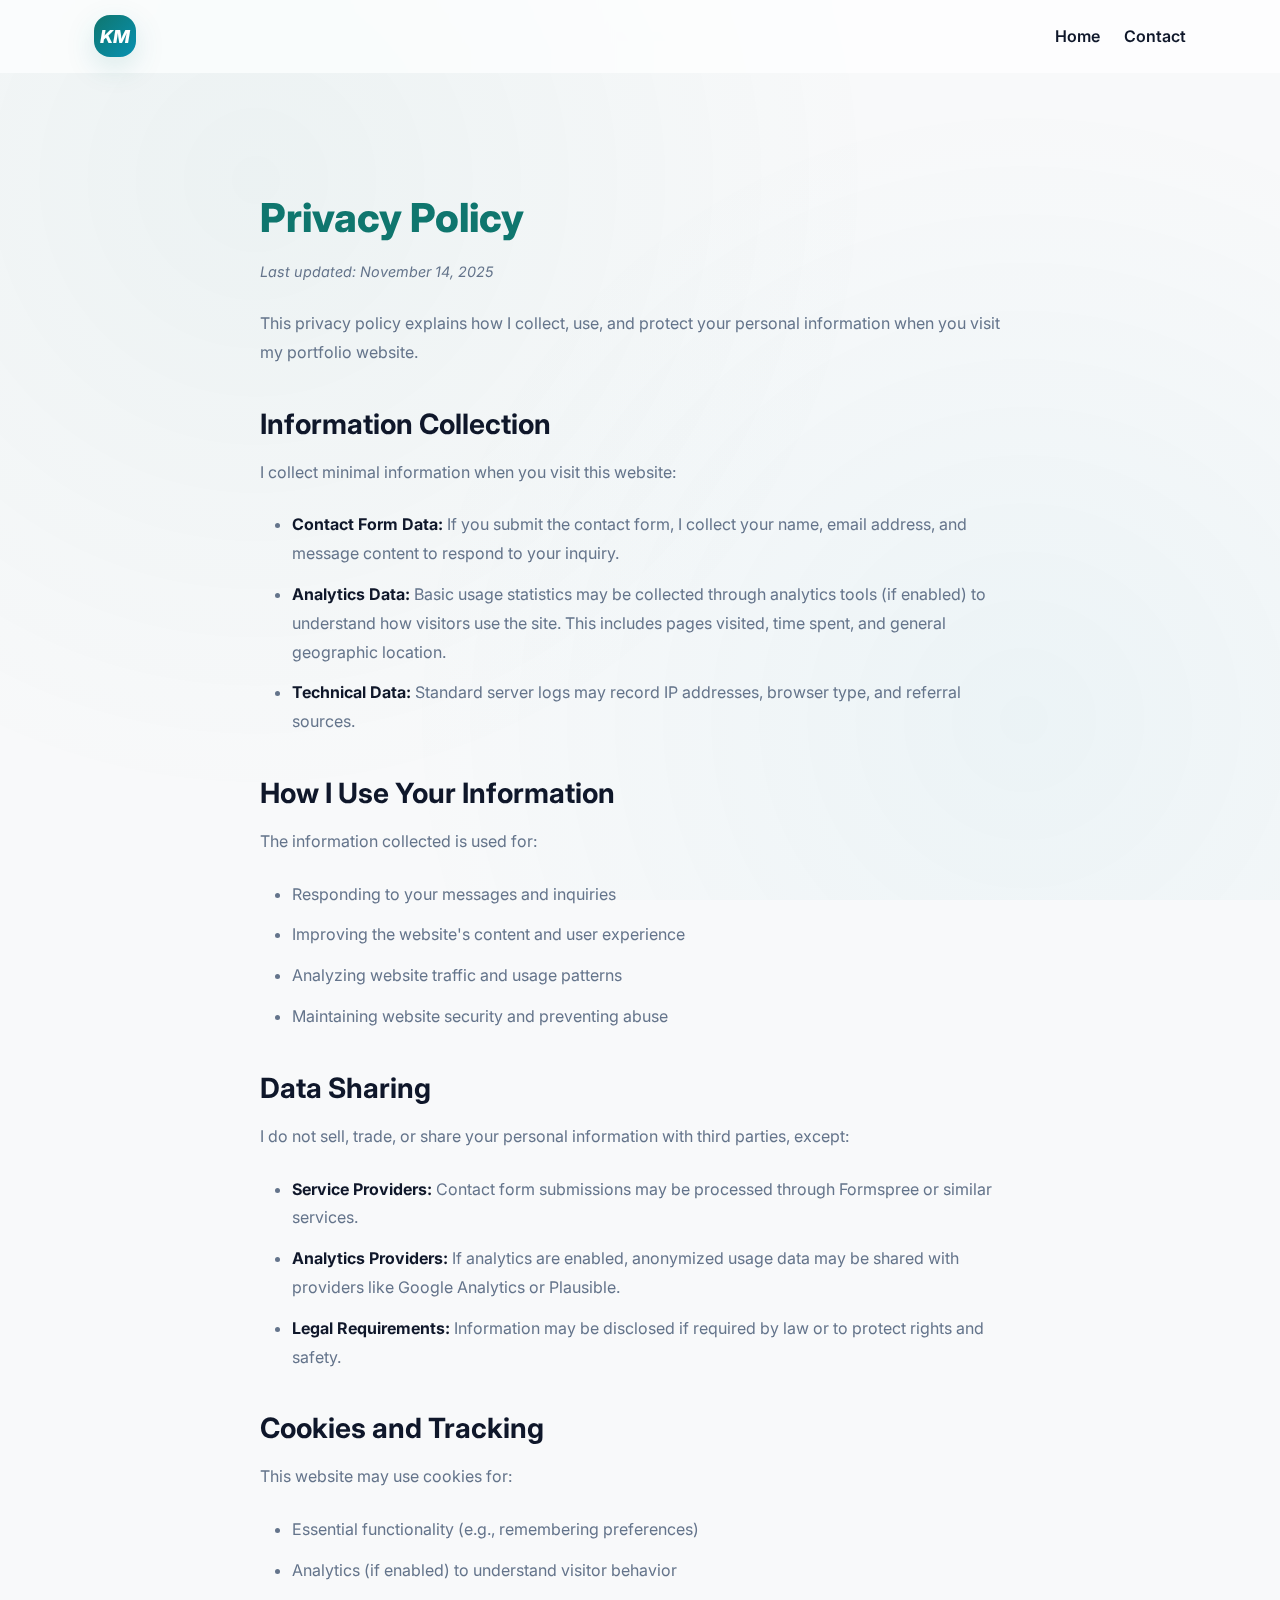
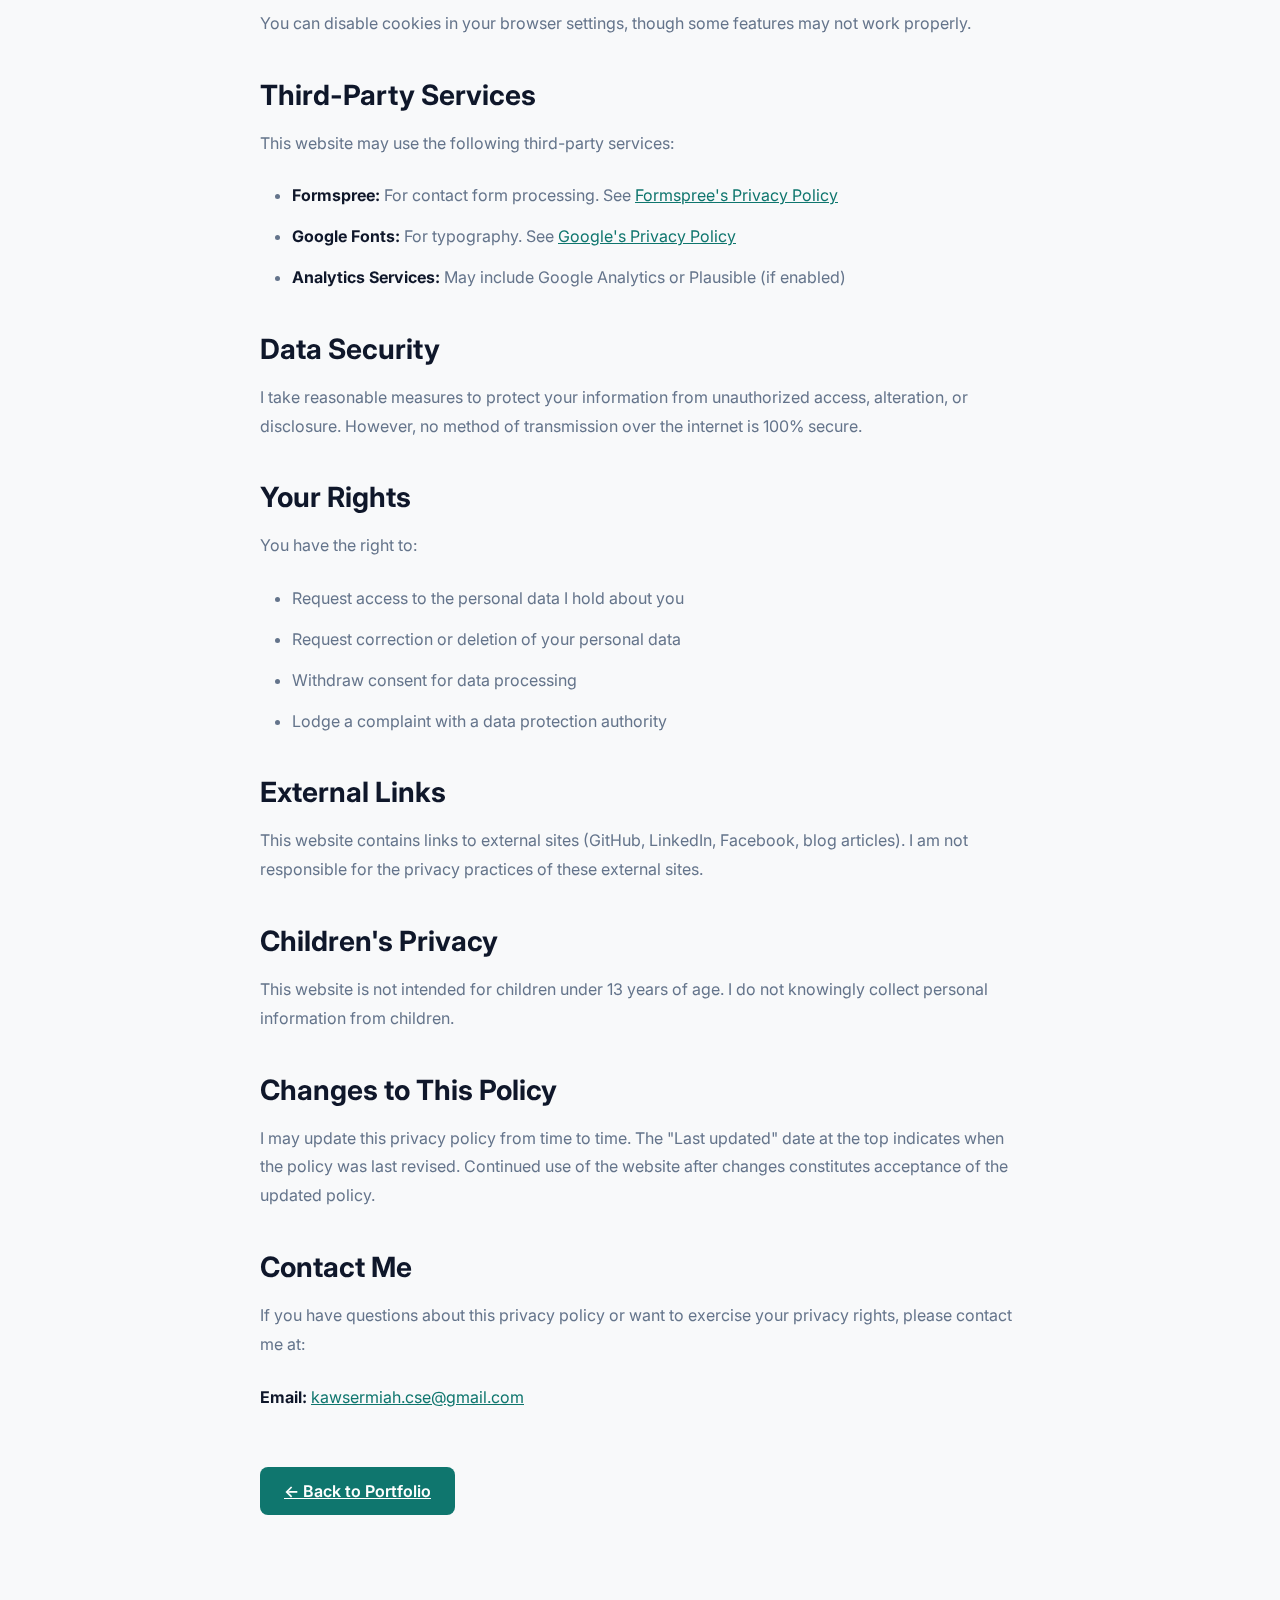
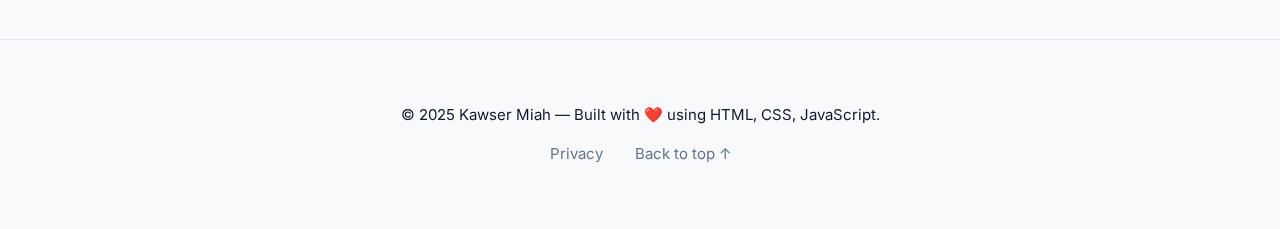
<file: privacy.html>
<!doctype html>
<html lang="en">
<head>
  <meta charset="utf-8" />
  <meta name="viewport" content="width=device-width, initial-scale=1.0">
  <title>Privacy Policy | Kawser Miah</title>
  <meta name="description" content="Privacy policy for Kawser Miah's portfolio website.">
  
  <!-- Favicon -->
  <link rel="icon" type="image/png" href="./assets/images/headshot.png">
  <link rel="apple-touch-icon" href="./assets/images/headshot.png">
  <link rel="canonical" href="https://kawser.me/privacy.html" />
  <meta name="theme-color" content="#0f766e" />

  <!-- Fonts: Inter (normal + italic) -->
  <link rel="preconnect" href="https://fonts.googleapis.com" />
  <link rel="preconnect" href="https://fonts.gstatic.com" crossorigin />
  <link href="https://fonts.googleapis.com/css2?family=Inter:ital,wght@0,400;0,600;0,700;0,800;1,400;1,600;1,700;1,800&display=swap" rel="stylesheet" />

  <link rel="stylesheet" href="./css/style.css" />
  <style>
    .privacy-content {
      max-width: 800px;
      margin: 0 auto;
      padding: 120px 20px 60px;
    }
    .privacy-content h1 {
      font-size: 2.5rem;
      margin-bottom: 1rem;
      color: #0f766e;
    }
    .privacy-content h2 {
      font-size: 1.75rem;
      margin-top: 2.5rem;
      margin-bottom: 1rem;
      color: #0f172a;
    }
    .privacy-content p {
      line-height: 1.8;
      margin-bottom: 1.5rem;
      color: #64748b;
    }
    .privacy-content ul {
      margin-bottom: 1.5rem;
      padding-left: 2rem;
      color: #64748b;
    }
    .privacy-content ul li {
      margin-bottom: 0.75rem;
      line-height: 1.8;
    }
    .privacy-content strong {
      color: #0f172a;
    }
    .privacy-content a {
      color: #0f766e;
      text-decoration: underline;
    }
    .privacy-content a:hover {
      color: #0d5f58;
    }
    .back-link {
      display: inline-block;
      margin-top: 2rem;
      padding: 0.75rem 1.5rem;
      background: #0f766e;
      color: #ffffff !important;
      text-decoration: none;
      border-radius: 8px;
      transition: all 0.2s ease;
      font-weight: 600;
    }
    .back-link:hover {
      background: #0d5f58;
      transform: translateX(-4px);
      color: #ffffff !important;
    }
    .last-updated {
      font-size: 0.9rem;
      color: #64748b;
      font-style: italic;
      margin-bottom: 2rem;
    }
  </style>
</head>

<body>
  <header id="header" class="site-header" role="banner">
    <div class="container header-inner">
      <a href="./index.html" class="logo" aria-label="Go to home">
        <span aria-hidden="true">KM</span>
      </a>
      <nav aria-label="Primary navigation">
        <ul id="navList" class="nav-list">
          <li><a href="./index.html#home" class="nav-link">Home</a></li>
          <li><a href="./index.html#contact" class="nav-link">Contact</a></li>
        </ul>
      </nav>
    </div>
  </header>

  <main class="privacy-content">
    <h1>Privacy Policy</h1>
    <p class="last-updated">Last updated: November 14, 2025</p>

    <p>This privacy policy explains how I collect, use, and protect your personal information when you visit my portfolio website.</p>

    <h2>Information Collection</h2>
    <p>I collect minimal information when you visit this website:</p>
    <ul>
      <li><strong>Contact Form Data:</strong> If you submit the contact form, I collect your name, email address, and message content to respond to your inquiry.</li>
      <li><strong>Analytics Data:</strong> Basic usage statistics may be collected through analytics tools (if enabled) to understand how visitors use the site. This includes pages visited, time spent, and general geographic location.</li>
      <li><strong>Technical Data:</strong> Standard server logs may record IP addresses, browser type, and referral sources.</li>
    </ul>

    <h2>How I Use Your Information</h2>
    <p>The information collected is used for:</p>
    <ul>
      <li>Responding to your messages and inquiries</li>
      <li>Improving the website's content and user experience</li>
      <li>Analyzing website traffic and usage patterns</li>
      <li>Maintaining website security and preventing abuse</li>
    </ul>

    <h2>Data Sharing</h2>
    <p>I do not sell, trade, or share your personal information with third parties, except:</p>
    <ul>
      <li><strong>Service Providers:</strong> Contact form submissions may be processed through Formspree or similar services.</li>
      <li><strong>Analytics Providers:</strong> If analytics are enabled, anonymized usage data may be shared with providers like Google Analytics or Plausible.</li>
      <li><strong>Legal Requirements:</strong> Information may be disclosed if required by law or to protect rights and safety.</li>
    </ul>

    <h2>Cookies and Tracking</h2>
    <p>This website may use cookies for:</p>
    <ul>
      <li>Essential functionality (e.g., remembering preferences)</li>
      <li>Analytics (if enabled) to understand visitor behavior</li>
    </ul>
    <p>You can disable cookies in your browser settings, though some features may not work properly.</p>

    <h2>Third-Party Services</h2>
    <p>This website may use the following third-party services:</p>
    <ul>
      <li><strong>Formspree:</strong> For contact form processing. See <a href="https://formspree.io/legal/privacy-policy/" target="_blank" rel="noopener noreferrer">Formspree's Privacy Policy</a></li>
      <li><strong>Google Fonts:</strong> For typography. See <a href="https://policies.google.com/privacy" target="_blank" rel="noopener noreferrer">Google's Privacy Policy</a></li>
      <li><strong>Analytics Services:</strong> May include Google Analytics or Plausible (if enabled)</li>
    </ul>

    <h2>Data Security</h2>
    <p>I take reasonable measures to protect your information from unauthorized access, alteration, or disclosure. However, no method of transmission over the internet is 100% secure.</p>

    <h2>Your Rights</h2>
    <p>You have the right to:</p>
    <ul>
      <li>Request access to the personal data I hold about you</li>
      <li>Request correction or deletion of your personal data</li>
      <li>Withdraw consent for data processing</li>
      <li>Lodge a complaint with a data protection authority</li>
    </ul>

    <h2>External Links</h2>
    <p>This website contains links to external sites (GitHub, LinkedIn, Facebook, blog articles). I am not responsible for the privacy practices of these external sites.</p>

    <h2>Children's Privacy</h2>
    <p>This website is not intended for children under 13 years of age. I do not knowingly collect personal information from children.</p>

    <h2>Changes to This Policy</h2>
    <p>I may update this privacy policy from time to time. The "Last updated" date at the top indicates when the policy was last revised. Continued use of the website after changes constitutes acceptance of the updated policy.</p>

    <h2>Contact Me</h2>
    <p>If you have questions about this privacy policy or want to exercise your privacy rights, please contact me at:</p>
    <p><strong>Email:</strong> <a href="mailto:kawsermiah.cse@gmail.com">kawsermiah.cse@gmail.com</a></p>

    <a href="./index.html" class="back-link">← Back to Portfolio</a>
  </main>

  <footer class="site-footer">
    <div class="container">
      <p>© 2025 Kawser Miah — Built with ❤️ using HTML, CSS, JavaScript.</p>
      <nav aria-label="Footer">
        <a href="./privacy.html" aria-label="Privacy policy">Privacy</a>
        <a href="./index.html#home" aria-label="Back to top">Back to top ↑</a>
      </nav>
    </div>
  </footer>
</body>
</html>
</file>
<file: css/style.css>
/*
  Kawser Ahmed Portfolio — Enhanced CSS
  Modern design system with improved performance, accessibility, and visual polish
*/

/* ==================== CSS LAYERS ==================== */
@layer reset, tokens, base, components, utilities;

/* ==================== DESIGN TOKENS ==================== */
@layer tokens {
  :root {
    /* Colors - Light Mode */
    --bg: #f8f9fa;
    --card: #ffffff;
    --accent: #0f766e;
    --accent-2: #0891b2;
    --accent-hover: #0d5f58;
    --text: #0f172a;
    --text-secondary: #475569;
    --muted: #64748b;
    --border: #e2e8f0;

    /* Shadows - Enhanced system */
    --shadow-sm: 0 1px 2px 0 rgb(0 0 0 / 0.05);
    --shadow: 0 4px 6px -1px rgb(0 0 0 / 0.1), 0 2px 4px -2px rgb(0 0 0 / 0.1);
    --shadow-md: 0 10px 15px -3px rgb(0 0 0 / 0.1), 0 4px 6px -4px rgb(0 0 0 / 0.1);
    --shadow-lg: 0 20px 25px -5px rgb(0 0 0 / 0.1), 0 8px 10px -6px rgb(0 0 0 / 0.1);
    --shadow-xl: 0 25px 50px -12px rgb(0 0 0 / 0.25);
    --shadow-accent: 0 10px 30px rgba(15, 118, 110, 0.15);

    /* Glass effects */
    --glass: rgba(255, 255, 255, 0.7);
    --glass-border: rgba(255, 255, 255, 0.18);

    /* Spacing system */
    --space-xs: 0.25rem;
    --space-sm: 0.5rem;
    --space-md: 1rem;
    --space-lg: 1.5rem;
    --space-xl: 2rem;
    --space-2xl: 3rem;
    --space-3xl: 4rem;

    /* Border radius */
    --radius-sm: 0.375rem;
    --radius: 0.75rem;
    --radius-lg: 1rem;
    --radius-xl: 1.5rem;
    --radius-full: 9999px;

    /* Transitions */
    --transition-fast: 150ms;
    --transition-base: 200ms;
    --transition-slow: 300ms;
    --ease-in-out: cubic-bezier(0.4, 0, 0.2, 1);
    --ease-out: cubic-bezier(0, 0, 0.2, 1);
    --ease-in: cubic-bezier(0.4, 0, 1, 1);
    --ease-bounce: cubic-bezier(0.68, -0.55, 0.265, 1.55);

    /* Typography */
    --font-sans: 'Inter', system-ui, -apple-system, 'Segoe UI', Roboto, Arial, sans-serif;
    --line-height-tight: 1.25;
    --line-height-normal: 1.5;
    --line-height-relaxed: 1.75;

    /* Z-index scale */
    --z-dropdown: 1000;
    --z-sticky: 1020;
    --z-fixed: 1030;
    --z-modal-backdrop: 1040;
    --z-modal: 1050;
    --z-tooltip: 1070;
  }

  /* Dark Mode */
  :root[data-theme="dark"] {
    --bg: #0b0f12;
    --card: #121820;
    --accent: #14b8a6;
    --accent-2: #06b6d4;
    --accent-hover: #0d9488;
    --text: #f1f5f9;
    --text-secondary: #cbd5e1;
    --muted: #94a3b8;
    --border: #1e293b;

    --shadow-sm: 0 1px 2px 0 rgb(0 0 0 / 0.5);
    --shadow: 0 4px 6px -1px rgb(0 0 0 / 0.5), 0 2px 4px -2px rgb(0 0 0 / 0.5);
    --shadow-md: 0 10px 15px -3px rgb(0 0 0 / 0.5), 0 4px 6px -4px rgb(0 0 0 / 0.5);
    --shadow-lg: 0 20px 25px -5px rgb(0 0 0 / 0.5), 0 8px 10px -6px rgb(0 0 0 / 0.5);
    --shadow-xl: 0 25px 50px -12px rgb(0 0 0 / 0.6);
    --shadow-accent: 0 10px 30px rgba(20, 184, 166, 0.25);

    --glass: rgba(18, 24, 32, 0.7);
    --glass-border: rgba(255, 255, 255, 0.1);
  }
}

/* ==================== BASE STYLES ==================== */
@layer base {

  /* Reset & Smooth Transitions */
  *,
  *::before,
  *::after {
    box-sizing: border-box;
    margin: 0;
    padding: 0;
  }

  html {
    scroll-behavior: smooth;
    -webkit-font-smoothing: antialiased;
    -moz-osx-font-smoothing: grayscale;
  }

  @media (prefers-reduced-motion: reduce) {
    html {
      scroll-behavior: auto;
    }

    *,
    *::before,
    *::after {
      animation-duration: 0.01ms !important;
      animation-iteration-count: 1 !important;
      transition-duration: 0.01ms !important;
    }
  }

  body {
    margin: 0;
    font-family: var(--font-sans);
    font-size: 1rem;
    line-height: var(--line-height-normal);
    color: var(--text);
    background: var(--bg);
    position: relative;
    transition: background-color var(--transition-slow) var(--ease-in-out),
      color var(--transition-slow) var(--ease-in-out);
  }

  /* Improved background gradients */
  body::before {
    content: '';
    position: fixed;
    top: 0;
    left: 0;
    right: 0;
    bottom: 0;
    background:
      radial-gradient(circle at 20% 20%, rgba(15, 118, 110, 0.05) 0%, transparent 50%),
      radial-gradient(circle at 80% 80%, rgba(8, 145, 178, 0.05) 0%, transparent 50%);
    pointer-events: none;
    z-index: 0;
  }

  :root[data-theme="dark"] body::before {
    background:
      radial-gradient(circle at 20% 20%, rgba(20, 184, 166, 0.08) 0%, transparent 50%),
      radial-gradient(circle at 80% 80%, rgba(6, 182, 212, 0.08) 0%, transparent 50%);
  }

  /* All content above background */
  body>* {
    position: relative;
    z-index: 1;
  }

  img {
    max-width: 100%;
    height: auto;
    display: block;
  }

  /* Typography */
  h1,
  h2,
  h3,
  h4,
  h5,
  h6 {
    line-height: var(--line-height-tight);
    margin: 0 0 var(--space-md);
    font-weight: 700;
  }

  h1 {
    font-size: clamp(2rem, 5vw, 2.5rem);
    font-weight: 800;
  }

  h2 {
    font-size: clamp(1.5rem, 4vw, 1.875rem);
  }

  h3 {
    font-size: clamp(1.25rem, 3vw, 1.5rem);
  }

  p {
    margin: 0 0 var(--space-md);
    color: var(--text);
  }

  a {
    color: var(--accent);
    text-decoration: none;
    transition: color var(--transition-base) var(--ease-in-out);
  }

  a:hover {
    color: var(--accent-hover);
  }
}

/* ==================== COMPONENTS ==================== */
@layer components {

  /* Container */
  .container {
    max-width: 1140px;
    margin: 0 auto;
    padding: 0 var(--space-lg);
  }

  .section {
    padding: clamp(3rem, 10vw, 5rem) 0;
  }

  /* Accessibility */
  .sr-only {
    position: absolute;
    width: 1px;
    height: 1px;
    padding: 0;
    margin: -1px;
    overflow: hidden;
    clip: rect(0, 0, 0, 0);
    white-space: nowrap;
    border-width: 0;
  }

  .skip-link {
    position: absolute;
    left: -9999px;
    top: var(--space-md);
    padding: var(--space-sm) var(--space-md);
    background: var(--accent);
    color: white;
    border-radius: var(--radius);
    z-index: var(--z-tooltip);
    font-weight: 600;
  }

  .skip-link:focus {
    left: var(--space-md);
  }

  :focus-visible {
    outline: 3px solid var(--accent-2);
    outline-offset: 2px;
    border-radius: var(--radius-sm);
  }

  /* Header - Enhanced sticky behavior */
  .site-header {
    position: sticky;
    top: 0;
    z-index: var(--z-sticky);
    background: var(--glass);
    backdrop-filter: saturate(180%) blur(12px);
    border-bottom: 1px solid transparent;
    transition:
      box-shadow var(--transition-slow) var(--ease-in-out),
      border-color var(--transition-slow) var(--ease-in-out),
      background-color var(--transition-slow) var(--ease-in-out);
  }

  .site-header.is-sticky {
    box-shadow: var(--shadow-md);
    border-bottom-color: var(--border);
  }

  .header-inner {
    display: flex;
    align-items: center;
    justify-content: space-between;
    height: 72px;
    gap: var(--space-md);
  }

  /* Logo - Enhanced with gradient */
  .logo {
    display: inline-flex;
    place-items: center;
    justify-content: center;
    width: 42px;
    height: 42px;
    border-radius: var(--radius-lg);
    background: linear-gradient(135deg, var(--accent) 0%, var(--accent-2) 100%);
    color: white;
    font-weight: 800;
    font-size: 1.125rem;
    letter-spacing: 0.5px;
    font-style: italic;
    text-decoration: none;
    transition: transform var(--transition-base) var(--ease-bounce);
    box-shadow: var(--shadow-accent);
  }

  .logo:hover {
    transform: scale(1.05) rotate(-5deg);
  }

  /* Navigation */
  .nav {
    position: relative;
  }

  .nav-list {
    list-style: none;
    display: none;
    gap: var(--space-lg);
    margin: 0;
    padding: 0;
  }

  @media (min-width: 768px) {
    .nav-list {
      display: flex;
    }
  }

  .nav-link {
    position: relative;
    color: var(--text);
    text-decoration: none;
    font-weight: 600;
    padding: var(--space-xs) 0;
    transition: color var(--transition-base) var(--ease-in-out);
  }

  .nav-link::after {
    content: "";
    position: absolute;
    left: 0;
    bottom: -4px;
    height: 2px;
    width: 100%;
    background: linear-gradient(90deg, var(--accent), var(--accent-2));
    transform: scaleX(0);
    transform-origin: left;
    transition: transform var(--transition-slow) var(--ease-out);
    border-radius: var(--radius-full);
  }

  .nav-link:hover,
  .nav-link.active,
  .nav-link[aria-current="true"] {
    color: var(--accent);
  }

  .nav-link:hover::after,
  .nav-link.active::after,
  .nav-link[aria-current="true"]::after {
    transform: scaleX(1);
  }

  /* Mobile Navigation */
  .nav-toggle {
    display: inline-flex;
    flex-direction: column;
    gap: 5px;
    background: transparent;
    border: 0;
    cursor: pointer;
    padding: var(--space-sm);
    border-radius: var(--radius);
    transition: background-color var(--transition-base) var(--ease-in-out);
  }

  .nav-toggle:hover {
    background: color-mix(in srgb, var(--accent) 10%, transparent);
  }

  .nav-toggle-bar {
    width: 24px;
    height: 2px;
    background: var(--text);
    border-radius: var(--radius-full);
    display: block;
    transition: transform var(--transition-base) var(--ease-in-out),
      opacity var(--transition-base) var(--ease-in-out);
  }

  @media (min-width: 768px) {
    .nav-toggle {
      display: none;
    }
  }

  .nav.is-open .nav-list {
    display: flex;
    flex-direction: column;
    position: absolute;
    top: calc(100% + var(--space-md));
    right: 0;
    background: var(--card);
    padding: var(--space-md);
    border-radius: var(--radius-lg);
    box-shadow: var(--shadow-xl);
    gap: var(--space-sm);
    min-width: 200px;
    border: 1px solid var(--border);
  }

  /* Download CV Button Animation on Mobile Menu Open */
  @media (max-width: 767px) {
    .download-btn {
      transition: all 0.3s ease;
      white-space: nowrap;
    }

    .nav.is-open ~ .download-btn span {
      display: none;
    }

    .nav.is-open ~ .download-btn::after {
      content: "CV";
      font-size: 16px;
      font-weight: 600;
      display: inline-block;
    }

    .nav.is-open ~ .download-btn {
      padding: 12px 20px;
      min-width: 60px;
    }
  }

  /* Theme Toggle - Enhanced */
  .theme-toggle {
    display: inline-flex;
    align-items: center;
    justify-content: center;
    width: 44px;
    height: 44px;
    border: 0;
    border-radius: var(--radius-full);
    background: var(--card);
    cursor: pointer;
    font-size: 1.25rem;
    transition:
      background-color var(--transition-base) var(--ease-in-out),
      transform var(--transition-base) var(--ease-bounce),
      box-shadow var(--transition-base) var(--ease-in-out);
    box-shadow: var(--shadow);
  }

  .theme-toggle:hover {
    transform: scale(1.1) rotate(15deg);
    background: color-mix(in srgb, var(--card) 90%, var(--accent));
    box-shadow: var(--shadow-md);
  }

  .theme-toggle:active {
    transform: scale(0.95);
  }

  /* Buttons - Enhanced with better states */
  .btn {
    display: inline-flex;
    align-items: center;
    justify-content: center;
    gap: var(--space-sm);
    padding: var(--space-md) var(--space-xl);
    border-radius: var(--radius-lg);
    text-decoration: none;
    cursor: pointer;
    font-weight: 600;
    font-size: 1rem;
    border: 0;
    transition:
      transform var(--transition-base) var(--ease-out),
      box-shadow var(--transition-base) var(--ease-out),
      background-color var(--transition-base) var(--ease-in-out);
    position: relative;
    overflow: hidden;
  }

  .btn::before {
    content: '';
    position: absolute;
    top: 50%;
    left: 50%;
    width: 0;
    height: 0;
    border-radius: var(--radius-full);
    background: rgba(255, 255, 255, 0.3);
    transform: translate(-50%, -50%);
    transition: width var(--transition-slow) var(--ease-out),
      height var(--transition-slow) var(--ease-out);
  }

  .btn:hover::before {
    width: 300px;
    height: 300px;
  }

  .btn:hover {
    transform: translateY(-2px);
  }

  .btn:active {
    transform: translateY(0);
  }

  .btn-primary {
    background: linear-gradient(135deg, var(--accent) 0%, var(--accent-2) 100%);
    color: white;
    box-shadow: var(--shadow-accent);
  }

  .btn-primary:hover {
    box-shadow: var(--shadow-lg), var(--shadow-accent);
  }

  .btn-secondary {
    background: transparent;
    color: var(--accent);
    border: 2px solid var(--accent);
  }

  .btn-secondary:hover {
    background: color-mix(in srgb, var(--accent) 10%, transparent);
  }

  /* Social Links - Universal */
  .social-list {
    display: flex;
    gap: var(--space-md);
    list-style: none;
    padding: 0;
    margin: var(--space-lg) 0 0;
    align-items: center;
  }

  .social-list a {
    display: inline-flex;
    align-items: center;
    justify-content: center;
    width: 44px;
    height: 44px;
    color: var(--muted);
    background: var(--card);
    border-radius: var(--radius-full);
    transition:
      color var(--transition-base) var(--ease-in-out),
      transform var(--transition-base) var(--ease-bounce),
      background-color var(--transition-base) var(--ease-in-out),
      box-shadow var(--transition-base) var(--ease-in-out);
    text-decoration: none;
    box-shadow: var(--shadow-sm);
  }

  .social-list a:hover,
  .social-list a:focus-visible {
    color: var(--accent);
    background: color-mix(in srgb, var(--accent) 10%, var(--card));
    transform: translateY(-4px) scale(1.05);
    box-shadow: var(--shadow-md);
  }

  .social-list svg {
    width: 22px;
    height: 22px;
    flex-shrink: 0;
  }

  /* Hero Section - Enhanced */
  .hero {
    padding: clamp(4rem, 12vw, 8rem) 0;
  }

  .hero-inner {
    display: grid;
    gap: var(--space-3xl);
    align-items: center;
  }

  @media (min-width: 900px) {
    .hero-inner {
      grid-template-columns: 1.2fr 0.8fr;
    }
  }

  .hero-title {
    letter-spacing: -0.02em;
    margin-bottom: var(--space-sm);
    background: linear-gradient(135deg, var(--text) 0%, var(--accent) 100%);
    -webkit-background-clip: text;
    -webkit-text-fill-color: transparent;
    background-clip: text;
  }

  .hero-highlight {
    color: var(--accent);
    font-weight: 600;
    font-size: 1.05rem;
    margin-bottom: var(--space-xs);
    display: flex;
    align-items: center;
    gap: var(--space-sm);
    flex-wrap: wrap;
  }

  .hero-role {
    color: var(--text-secondary);
    font-weight: 600;
    font-size: 1.125rem;
    margin-bottom: var(--space-md);
  }

  .hero-tagline {
    font-size: 1.125rem;
    color: var(--text-secondary);
    line-height: var(--line-height-relaxed);
    min-height: 48px;
  }

  .hero-ctas {
    display: flex;
    gap: var(--space-md);
    margin: var(--space-xl) 0 0;
    flex-wrap: wrap;
  }

  .hero-visual {
    position: relative;
    display: inline-block;
    border-radius: var(--radius-full);
    overflow: hidden;
  }

  .hero-visual::before {
    content: '';
    position: absolute;
    inset: -4px;
    background: linear-gradient(135deg, var(--accent), var(--accent-2));
    border-radius: var(--radius-full);
    z-index: -1;
    opacity: 0.5;
    filter: blur(20px);
    transition: opacity var(--transition-slow) var(--ease-in-out);
  }

  .hero-visual:hover::before {
    opacity: 0.8;
  }

  .hero-visual img {
    border-radius: var(--radius-full);
    box-shadow: var(--shadow-xl);
    transition:
      transform var(--transition-slow) var(--ease-out),
      filter var(--transition-slow) var(--ease-in-out);
    cursor: zoom-in;
  }

  .hero-visual img:hover {
    transform: scale(1.05);
  }

  .hero-visual.is-zoomed img {
    transform: scale(1.15);
    cursor: zoom-out;
  }

  /* Badge Animations */
  .hackathon-badge-icon svg {
    animation: hackathonPulse 1.8s ease-in-out infinite;
    filter: drop-shadow(0 0 6px currentColor);
  }

  @keyframes hackathonPulse {

    0%,
    100% {
      transform: scale(1) translateY(0);
      filter: drop-shadow(0 0 6px currentColor);
    }

    50% {
      transform: scale(1.1) translateY(-2px);
      filter: drop-shadow(0 0 14px currentColor);
    }
  }

  .award-badge-icon svg {
    animation: awardGlow 2s ease-in-out infinite;
    filter: drop-shadow(0 0 8px currentColor);
  }

  @keyframes awardGlow {

    0%,
    100% {
      transform: scale(1);
      filter: drop-shadow(0 0 8px currentColor);
    }

    50% {
      transform: scale(1.08);
      filter: drop-shadow(0 0 16px currentColor);
    }
  }

  /* About Section */
  .about-grid {
    display: grid;
    gap: var(--space-3xl);
    align-items: center;
  }

  @media (min-width: 900px) {
    .about-grid {
      grid-template-columns: 0.9fr 1.1fr;
    }
  }

  .about-photo img {
    border-radius: var(--radius-full);
    box-shadow: var(--shadow-xl);
  }

  .about-edu {
    color: var(--muted);
    font-weight: 600;
  }

  .about-facts {
    list-style: disc;
    margin: var(--space-md) 0 0 var(--space-xl);
    color: var(--muted);
  }

  .about-facts li {
    margin-bottom: var(--space-sm);
  }

  /* Skills - Enhanced Grid */
  .skills-grid {
    display: grid;
    grid-template-columns: repeat(4, 1fr);
    gap: var(--space-md);
    padding: 0;
    list-style: none;
  }
  
  @media (max-width: 768px) {
    .skills-grid {
      grid-template-columns: repeat(2, 1fr);
    }
  }
  
  @media (max-width: 480px) {
    .skills-grid {
      grid-template-columns: repeat(1, 1fr);
    }
  }

  .skill-badge {
    background: var(--card);
    border-radius: var(--radius-lg);
    padding: var(--space-lg) var(--space-md);
    box-shadow: var(--shadow);
    font-weight: 600;
    display: flex;
    align-items: center;
    justify-content: center;
    gap: var(--space-sm);
    text-align: center;
    transform: translateY(20px);
    opacity: 0;
    transition:
      transform var(--transition-slow) var(--ease-out),
      opacity var(--transition-slow) var(--ease-out),
      box-shadow var(--transition-base) var(--ease-in-out);
    border: 1px solid var(--border);
  }

  .skill-badge:hover {
    transform: translateY(-4px) scale(1.05);
    box-shadow: var(--shadow-lg);
    border-color: var(--accent);
  }

  .skill-badge.is-visible {
    transform: translateY(0);
    opacity: 1;
  }

  /* Projects - Enhanced Cards */
  .projects-grid {
    display: grid;
    grid-template-columns: repeat(auto-fill, minmax(300px, 1fr));
    gap: var(--space-xl);
    align-items: start;
  }

  .project-card {
    background: var(--card);
    border-radius: var(--radius-xl);
    overflow: hidden;
    box-shadow: var(--shadow);
    transition:
      transform var(--transition-slow) var(--ease-out),
      box-shadow var(--transition-slow) var(--ease-out);
    cursor: pointer;
    display: flex;
    flex-direction: column;
    height: 100%;
    border: 1px solid var(--border);
  }

  .project-card:hover {
    transform: translateY(-8px);
    box-shadow: var(--shadow-xl);
  }

  .project-media {
    aspect-ratio: 16/9;
    background: linear-gradient(135deg, #f0f9ff 0%, #e0f2fe 100%);
    overflow: hidden;
    position: relative;
  }

  :root[data-theme="dark"] .project-media {
    background: linear-gradient(135deg, #082f49 0%, #0c4a6e 100%);
  }

  .project-media img {
    width: 100%;
    height: 100%;
    object-fit: cover;
    display: block;
    transition: transform var(--transition-slow) var(--ease-out);
  }

  .project-card:hover .project-media img {
    transform: scale(1.05);
  }

  .project-body {
    padding: var(--space-xl);
    display: flex;
    flex-direction: column;
    gap: var(--space-md);
    flex: 1;
  }

  .project-title {
    font-size: 1.125rem;
    margin: 0;
    color: var(--text);
  }

  .project-summary {
    color: var(--muted);
    margin: 0;
    line-height: var(--line-height-relaxed);
    flex: 1;
  }

  .project-tags {
    display: flex;
    flex-wrap: wrap;
    gap: var(--space-xs) var(--space-sm);
    align-items: center;
  }

  .tag {
    display: inline-flex;
    align-items: center;
    gap: var(--space-xs);
    background: color-mix(in srgb, var(--accent-2) 15%, transparent);
    color: var(--accent-2);
    border-radius: var(--radius-full);
    padding: 0.375rem 0.75rem;
    font-size: 0.8125rem;
    font-weight: 600;
    line-height: 1;
    white-space: nowrap;
    transition:
      transform var(--transition-base) var(--ease-out),
      background-color var(--transition-base) var(--ease-in-out);
  }

  :root[data-theme="dark"] .tag {
    background: color-mix(in srgb, var(--accent) 20%, transparent);
    color: var(--accent);
  }

  .tag:hover {
    transform: translateY(-2px);
    background: color-mix(in srgb, var(--accent-2) 25%, transparent);
  }

  .project-actions {
    display: flex;
    gap: var(--space-sm);
    margin-top: var(--space-md);
  }

  /* Education */
  .education-list {
    list-style: none;
    padding: 0;
    margin: 0;
    display: grid;
    gap: var(--space-lg);
  }

  .education-card {
    background: var(--card);
    border-radius: var(--radius-lg);
    box-shadow: var(--shadow);
    padding: var(--space-xl);
    display: flex;
    gap: var(--space-lg);
    align-items: flex-start;
    transition:
      transform var(--transition-base) var(--ease-out),
      box-shadow var(--transition-base) var(--ease-out);
    border: 1px solid var(--border);
  }

  .education-card:hover {
    transform: translateY(-4px);
    box-shadow: var(--shadow-lg);
  }

  .education-icon {
    flex-shrink: 0;
    color: var(--accent);
    opacity: 0.85;
  }

  .education-content {
    flex: 1;
    display: grid;
    gap: var(--space-sm);
  }

  .education-degree {
    margin: 0;
    font-size: 1.125rem;
    font-weight: 700;
  }

  .education-school {
    margin: 0;
    color: var(--muted);
    font-weight: 600;
  }

  .education-date {
    margin: 0;
    color: var(--accent);
    font-size: 0.9375rem;
    font-weight: 600;
  }

  .education-notes {
    margin: 0;
    color: var(--muted);
    line-height: var(--line-height-relaxed);
  }

  .experience-details {
    margin: var(--space-md) 0 0 0;
    padding-left: var(--space-xl);
    list-style: disc;
    color: var(--text);
  }

  .experience-details li {
    margin-bottom: var(--space-sm);
    line-height: var(--line-height-relaxed);
  }

  /* Modal - Enhanced */
  .modal {
    position: fixed;
    inset: 0;
    z-index: var(--z-modal);
    overflow-y: auto;
    display: flex;
    align-items: center;
    justify-content: center;
    padding: var(--space-xl);
  }

  .modal.hidden {
    display: none;
  }

  .hidden {
    display: none !important;
  }

  .modal-overlay {
    position: fixed;
    inset: 0;
    background: rgba(0, 0, 0, 0.6);
    backdrop-filter: blur(4px);
    opacity: 0;
    transition: opacity var(--transition-slow) var(--ease-in-out);
    z-index: var(--z-modal-backdrop);
  }

  .modal.open .modal-overlay {
    opacity: 1;
  }

  .modal-content {
    position: relative;
    background: var(--card);
    width: 100%;
    max-width: 900px;
    max-height: calc(100vh - 120px);
    overflow-y: auto;
    border-radius: var(--radius-xl);
    box-shadow: var(--shadow-xl);
    transform: scale(0.95) translateY(20px);
    opacity: 0;
    transition:
      transform var(--transition-slow) var(--ease-out),
      opacity var(--transition-slow) var(--ease-out);
    z-index: var(--z-modal);
    border: 1px solid var(--border);
  }

  .modal.open .modal-content {
    transform: scale(1) translateY(0);
    opacity: 1;
  }

  .modal-body {
    padding: var(--space-2xl);
  }

  .modal-close {
    position: absolute;
    top: var(--space-lg);
    right: var(--space-lg);
    width: 40px;
    height: 40px;
    display: flex;
    align-items: center;
    justify-content: center;
    font-size: 1.5rem;
    line-height: 1;
    background: var(--card);
    border: 1px solid var(--border);
    border-radius: var(--radius-full);
    cursor: pointer;
    color: var(--muted);
    transition:
      background-color var(--transition-base) var(--ease-in-out),
      color var(--transition-base) var(--ease-in-out),
      transform var(--transition-base) var(--ease-out);
    box-shadow: var(--shadow);
  }

  .modal-close:hover {
    background: color-mix(in srgb, var(--accent) 10%, var(--card));
    color: var(--accent);
    transform: scale(1.1) rotate(90deg);
  }

  .modal-media img {
    border-radius: var(--radius-lg);
    box-shadow: var(--shadow-md);
    margin-bottom: var(--space-lg);
  }

  .modal-features-title {
    margin: 0 0 var(--space-sm);
    font-size: 1.05rem;
    font-weight: 700;
    color: var(--text);
  }

  .modal-features {
    list-style: none;
    margin: 0 0 var(--space-lg);
    padding: 0;
    display: grid;
    gap: var(--space-sm);
    color: var(--muted);
  }

  .modal-features li {
    position: relative;
    padding: 0.45rem 0.7rem 0.45rem 1.7rem;
    border: 1px solid color-mix(in srgb, var(--accent) 20%, transparent);
    border-radius: var(--radius-md);
    background: color-mix(in srgb, var(--accent) 7%, var(--card));
  }

  .modal-features li::before {
    content: '';
    position: absolute;
    left: 0.7rem;
    top: 50%;
    width: 0.5rem;
    height: 0.5rem;
    border-radius: 999px;
    transform: translateY(-50%);
    background: var(--accent);
    box-shadow: 0 0 0 3px color-mix(in srgb, var(--accent) 20%, transparent);
  }

  .modal-links {
    display: flex;
    gap: var(--space-md);
    margin-top: var(--space-lg);
    flex-wrap: wrap;
  }

  .modal-tech {
    display: flex;
    flex-wrap: wrap;
    gap: var(--space-xs) var(--space-sm);
    align-items: center;
    margin: var(--space-lg) 0;
  }

  /* Contact Section - Enhanced */
  .contact-inner {
    display: grid;
    gap: var(--space-3xl);
    align-items: start;
  }

  @media (min-width: 900px) {
    .contact-inner {
      grid-template-columns: 1fr 1fr;
    }
  }

  .contact-email {
    display: flex;
    align-items: center;
    gap: var(--space-md);
    font-size: 1.125rem;
    font-weight: 700;
    margin: var(--space-lg) 0;
  }

  .contact-email svg {
    width: 28px;
    height: 28px;
    color: var(--accent);
    flex-shrink: 0;
  }

  .contact-email a {
    color: var(--text);
    text-decoration: none;
    transition: color var(--transition-base) var(--ease-in-out);
  }

  .contact-email a:hover {
    color: var(--accent);
  }

  .contact-actions {
    display: flex;
    gap: var(--space-md);
    align-items: center;
    flex-wrap: wrap;
  }

  .contact-form {
    background: var(--card);
    padding: var(--space-2xl);
    border-radius: var(--radius-xl);
    box-shadow: var(--shadow-md);
    border: 1px solid var(--border);
  }

  .form-field {
    display: grid;
    gap: var(--space-sm);
    margin-bottom: var(--space-lg);
  }

  .form-field label {
    font-weight: 600;
    color: var(--text);
  }

  input,
  textarea {
    padding: var(--space-md);
    border-radius: var(--radius-lg);
    border: 1px solid var(--border);
    font: inherit;
    background: var(--card);
    color: var(--text);
    transition:
      border-color var(--transition-base) var(--ease-in-out),
      box-shadow var(--transition-base) var(--ease-in-out);
  }

  input:focus,
  textarea:focus {
    border-color: var(--accent);
    box-shadow: 0 0 0 3px color-mix(in srgb, var(--accent) 20%, transparent);
    outline: none;
  }

  textarea {
    resize: vertical;
    min-height: 120px;
  }

  .form-status {
    margin-top: var(--space-md);
    color: var(--muted);
    min-height: 24px;
    font-size: 0.9375rem;
  }

  /* Footer */
  .site-footer {
    padding: var(--space-3xl) 0;
    color: var(--muted);
    font-size: 0.9375rem;
    text-align: center;
    border-top: 1px solid var(--border);
    margin-top: var(--space-3xl);
  }

  .site-footer .footer-social {
    justify-content: center;
    margin: var(--space-lg) 0;
  }

  .site-footer nav {
    display: flex;
    gap: var(--space-xl);
    align-items: center;
    justify-content: center;
    margin-top: var(--space-md);
    flex-wrap: wrap;
  }

  .site-footer a {
    color: var(--muted);
    text-decoration: none;
    transition: color var(--transition-base) var(--ease-in-out);
  }

  .site-footer a:hover {
    color: var(--accent);
  }

  .back-to-top {
    opacity: 0;
    pointer-events: none;
    transition: opacity var(--transition-slow) var(--ease-in-out);
  }

  .back-to-top.visible {
    opacity: 1;
    pointer-events: auto;
  }

  /* Reveal Animations */
  .reveal {
    transform: translateY(30px);
    opacity: 0;
    transition:
      transform var(--transition-slow) var(--ease-out),
      opacity var(--transition-slow) var(--ease-out);
  }

  .reveal.is-visible {
    transform: translateY(0);
    opacity: 1;
  }

  .hero.reveal {
    animation: fadeUpHero 0.8s var(--ease-out) forwards;
  }

  @keyframes fadeUpHero {
    from {
      opacity: 0;
      transform: translateY(30px);
    }

    to {
      opacity: 1;
      transform: translateY(0);
    }
  }
}

/* ==================== UTILITIES ==================== */
@layer utilities {
  .no-scroll {
    overflow: hidden;
  }

  .muted,
  .text-muted {
    color: var(--muted);
  }
}

/* ==================== RESPONSIVE ==================== */
@media (max-width: 767px) {
  .hero-text {
    text-align: center;
  }

  .hero-highlight {
    justify-content: center;
  }

  .hero-ctas {
    justify-content: center;
  }

  .social-list {
    justify-content: center;
  }

  .section {
    padding: var(--space-3xl) 0;
  }

  .container {
    padding: 0 var(--space-md);
  }

  .about-grid {
    text-align: center;
  }

  .about-photo {
    display: flex;
    justify-content: center;
  }

  .about-facts {
    list-style: none;
    padding: 0;
  }

  .contact-email {
    justify-content: center;
    flex-wrap: wrap;
  }

  .contact-actions {
    justify-content: center;
  }

  .modal-body {
    padding: var(--space-xl);
  }
}

/* ==================== PRINT STYLES ==================== */
@media print {

  .site-header,
  .theme-toggle,
  .nav-toggle,
  .back-to-top,
  .modal {
    display: none !important;
  }

  body {
    background: white;
    color: black;
  }

  .section {
    page-break-inside: avoid;
  }
}
</file>
